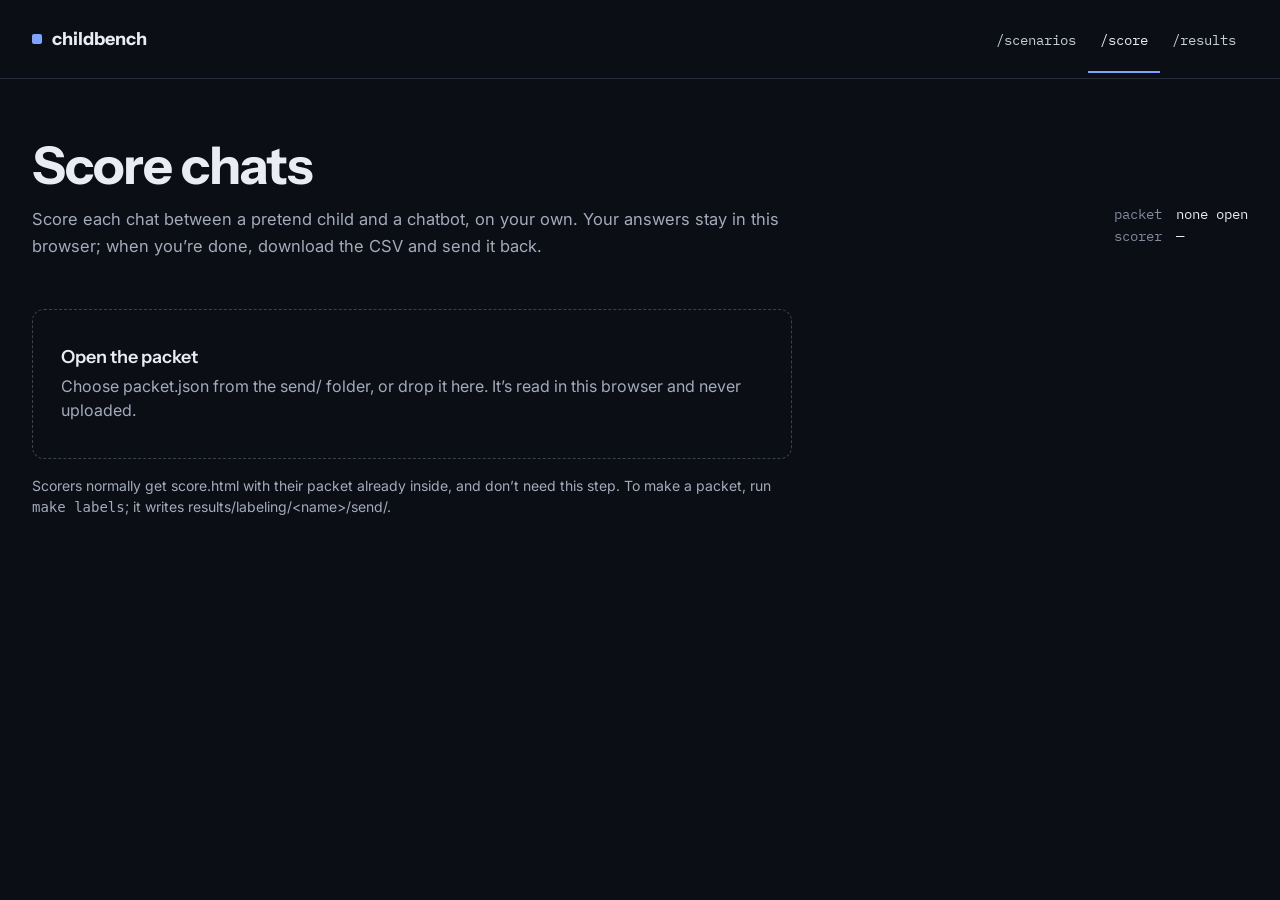
<file: site/score.html>
<!doctype html>
<html lang="en">
<head>
<meta charset="utf-8">
<meta name="viewport" content="width=device-width, initial-scale=1">
<title>Score chats · ChildBench</title>
<!-- Web fonts are a nicety: `make labels` drops them when it builds send/score.html, which must work offline. -->
<link rel="preconnect" href="https://fonts.googleapis.com">
<link rel="stylesheet" href="https://fonts.googleapis.com/css2?family=IBM+Plex+Mono:ital,wght@0,400;0,500;0,600;1,400&family=Inter:ital,wght@0,400;0,500;0,600;0,700;1,400&family=Instrument+Sans:wght@500;600;700&display=swap">
<link rel="stylesheet" href="assets/site.css">
</head>
<body data-page="score">
<!--
  The scoring page (RFC 0010, package F4; RFC 0003 "Human labels").
  It ships empty. `make labels` builds this page, its styles and score.js into one file, send/score.html,
  with the packet inside. Opened from the site, it asks for a packet.json instead. Either way nothing leaves
  the browser: answers are kept in this browser's storage and handed back as a CSV for `make import-labels`.
-->
<header class="site-head" id="site-head"></header>
<main class="wrap" id="score-app">
  <div class="page-top">
    <div>
      <h1>Score chats</h1>
      <p class="lede">Score each chat between a pretend child and a chatbot, on your own. Your answers stay in this browser; when you’re done, download the CSV and send it back.</p>
    </div>
    <dl class="meta" id="sc-meta"><dt>packet</dt><dd id="sc-packet-id">none open</dd><dt>scorer</dt><dd id="sc-scorer-id">—</dd></dl>
  </div>
  <noscript><p class="notice">This page needs JavaScript. If it’s blocked, score with the CSV sheet and packet_&lt;letter&gt;.md sent with it.</p></noscript>
  <div id="sc-root"></div>
</main>
<script src="assets/score.js" defer></script>
</body>
</html>
</file>
<file: site/assets/site.css>
/* ChildBench site, direction C (Instrument). Colors, sizes and fonts matched by eye to the design canvas. */
:root {
  --bg: #0b0e14;
  --panel: #131825;
  --panel-2: #1a2030;
  --line: #242a38;
  --text: #e9ecf4;
  --body: #a3abbb;
  --dim: #828a9b;
  --accent: #7ea3ff;
  --accent-ink: #0b0e14;
  --accent-soft: #1c2640;
  --gray-bar: #5c6579;
  --coral: #f08a6c;
  --coral-soft: #33201e;
  --amber: #f3b562;
  --amber-soft: #2a2218;
  --green: #72dfa2;
  --green-soft: #17291f;
  --kid: #f3d98b;
  --sans: "Inter", system-ui, sans-serif;
  --display: "Instrument Sans", "Inter", system-ui, sans-serif;
  --mono: "IBM Plex Mono", ui-monospace, Menlo, monospace;
}
* { box-sizing: border-box; }
html { background: var(--bg); }
body { margin: 0; background: var(--bg); color: var(--text); font: 16px/1.5 var(--sans); -webkit-font-smoothing: antialiased; }
a { color: var(--accent); }
a:hover { color: #a9c1ff; }
.wrap { width: 100%; max-width: 1304px; margin: 0 auto; padding: 0 32px; }
.mono { font-family: var(--mono); }
.dim { color: var(--dim); }
.body { color: var(--body); }
.amber { color: var(--amber); }
.small { font-size: 14px; }
.nowrap { white-space: nowrap; }

/* Header */
.site-head { border-bottom: 1px solid var(--line); }
.site-head .wrap { display: flex; align-items: center; justify-content: space-between; gap: 24px; flex-wrap: wrap; min-height: 78px; }
.logo { display: inline-flex; align-items: center; gap: 10px; color: var(--text); font: 700 18px var(--display); text-decoration: none; }
.logo::before { content: ""; width: 10px; height: 10px; border-radius: 2px; background: var(--accent); }
.logo:hover { color: var(--text); }
.nav { display: flex; flex-wrap: wrap; }
.nav a { padding: 25px 12px 22px; border-bottom: 2px solid transparent; color: #c6ccd8; font: 13.5px var(--mono); text-decoration: none; }
.nav a:hover { color: var(--text); }
.nav a[aria-current="page"] { border-bottom-color: var(--accent); color: var(--text); }

/* Type */
h1, h2, h3, h4 { margin: 0; font-family: var(--display); font-weight: 700; color: var(--text); }
h1 { font-size: 52px; line-height: 1.1; letter-spacing: -0.02em; }
h2 { font-size: 36px; line-height: 1.22; letter-spacing: -0.015em; }
h3 { font-size: 26px; line-height: 1.25; letter-spacing: -0.01em; }
h4 { font-size: 19px; line-height: 1.3; }
.lede { max-width: 780px; margin: 12px 0 0; color: var(--body); font-size: 16.5px; line-height: 1.65; }
.eyebrow { margin: 0 0 8px; color: var(--accent); font: 13.5px var(--mono); }
section { padding-top: 72px; }
main { padding-bottom: 80px; }
.page-top { padding-top: 58px; display: flex; justify-content: space-between; align-items: flex-end; gap: 32px; flex-wrap: wrap; }
.page-top > div:first-child { flex: 1 1 560px; }
.meta { display: grid; grid-template-columns: auto auto; gap: 1px 14px; font: 14px/1.5 var(--mono); }
.meta dt { color: var(--dim); }
.meta dd { margin: 0; }
.section-head { display: flex; justify-content: space-between; align-items: center; gap: 16px; flex-wrap: wrap; margin-bottom: 20px; }

/* Buttons */
.btn { display: inline-flex; align-items: center; min-height: 44px; padding: 8px 16px; border: 1px solid #343b4b; border-radius: 8px; background: transparent; color: var(--text); font: 500 15px var(--sans); text-decoration: none; cursor: pointer; }
.btn:hover { border-color: #566077; color: var(--text); }
.btn.on { border-color: var(--accent); background: var(--accent); color: var(--accent-ink); font-weight: 600; }
.btn.on:hover { color: var(--accent-ink); }
.btn.big { min-height: 52px; padding: 10px 22px; font-size: 17px; font-weight: 600; }
.btn.code { font: 13px var(--mono); }
.tabs { display: flex; flex-wrap: wrap; gap: 8px; }
#band-tabs .btn { padding: 8px 14px; }
.trust-grid { display: grid; grid-template-columns: 1.22fr 1fr; gap: 16px; margin-top: 28px; }

/* Cards */
.card { border: 1px solid var(--line); border-radius: 12px; padding: 22px; background: transparent; }
.card.raised { border-color: #1f2534; background: var(--panel); }
.card.dashed { border-style: dashed; }
.grid { display: grid; gap: 12px; }
.g2 { grid-template-columns: repeat(2, 1fr); }
.g3 { grid-template-columns: repeat(3, 1fr); }
.g4 { grid-template-columns: repeat(4, 1fr); }
.g5 { grid-template-columns: repeat(5, 1fr); }
.card p { margin: 8px 0 0; color: var(--body); font-size: 15px; line-height: 1.5; }
.card .tag-line { display: flex; justify-content: space-between; align-items: center; color: var(--dim); font: 13px var(--mono); }
.card b.lead { color: var(--text); font-weight: 600; }
.card h4 { margin-top: 10px; }

/* Pills */
.pill { display: inline-block; padding: 2px 8px; border-radius: 5px; background: #20252f; color: #b4bbc9; font: 12.5px var(--mono); white-space: nowrap; }
.pill.blue { background: var(--accent-soft); color: var(--accent); }
.pill.amber { background: var(--amber-soft); color: var(--amber); }
.pill.coral { background: var(--coral-soft); color: var(--coral); }
.pill.green { background: var(--green-soft); color: var(--green); }
.pill.big { padding: 4px 12px; font-size: 20px; }

/* Hero */
.hero { display: grid; grid-template-columns: 1fr 1fr; gap: 48px; padding-top: 64px; }
.hero h1 { font-size: 72px; line-height: 1.08; letter-spacing: -0.025em; }
.hero p.lede { max-width: 530px; margin-top: 20px; font-size: 18.5px; }
.hero .eyebrow { margin-bottom: 18px; }
.hero h1 { max-width: 560px; }
.hero .actions { display: flex; flex-wrap: wrap; gap: 12px; margin-top: 24px; }
.hero .also { display: inline-block; margin: 20px 8px 0; }
.term { border: 1px solid #252c3c; border-radius: 12px; background: var(--panel); font: 14px/27px var(--mono); }
.term header { display: flex; justify-content: space-between; gap: 12px; padding: 7px 16px; border-bottom: 1px solid var(--line); font-size: 13px; }
.term .lines { padding: 12px 16px; }
.term .ln { display: grid; grid-template-columns: 72px 1fr; }
.term .k { color: var(--dim); }
.term .kid { color: var(--kid); }
.term .ok { color: var(--green); }
.term .v { color: var(--accent); }
.cursor { display: inline-block; width: 9px; height: 16px; margin-left: 4px; vertical-align: -3px; background: var(--accent); animation: blink 1.1s steps(2) infinite; }
@keyframes blink { 50% { opacity: 0; } }
@media (prefers-reduced-motion: reduce) { .cursor { animation: none; } }

/* Tables */
.table-box { overflow-x: auto; border: 1px solid var(--line); border-radius: 12px; }
table { width: 100%; border-collapse: collapse; }
caption { padding: 14px 16px; border-bottom: 1px solid var(--line); color: var(--body); font-size: 14px; text-align: left; }
th { padding: 11px 16px; border-bottom: 1px solid var(--line); color: var(--dim); font: 400 12.5px/1.25 var(--mono); text-align: left; }
td { padding: 12px 16px; border-bottom: 1px solid #1a1f2b; font-size: 15px; vertical-align: middle; }
tr:last-child td { border-bottom: 0; }
td.id { color: #cdd2dd; font-family: var(--mono); font-size: 14px; white-space: nowrap; }
td.q { color: var(--body); }
.status-box { display: block; padding: 3px 10px; border: 1px dashed #3a4152; border-radius: 4px; color: var(--body); font: 12px/1.3 var(--mono); }

/* Leaderboard */
.notice { display: flex; gap: 12px; align-items: center; margin-top: 28px; padding: 11px 20px; border: 1px solid #4a3a22; border-radius: 8px; background: #17140f; color: var(--body); font-size: 15px; }
.notice::before { content: ""; flex: none; width: 8px; height: 8px; border-radius: 50%; background: var(--amber); }
.notice b { color: var(--text); }
.panel { margin-top: 32px; padding: 28px; border: 1px solid var(--line); border-radius: 16px; }
.panel-head { display: flex; justify-content: space-between; align-items: center; gap: 12px; flex-wrap: wrap; margin-bottom: 22px; }
.panel-head .title { display: flex; flex-wrap: wrap; align-items: baseline; gap: 12px; }
.legend { display: flex; justify-content: space-between; gap: 12px; flex-wrap: wrap; margin: 20px 0 16px; color: var(--body); font-size: 14px; }
.legend .keys { display: flex; gap: 18px; }
.swatch { display: inline-block; width: 12px; height: 12px; margin-right: 7px; border-radius: 2px; vertical-align: -1px; }
.row { display: grid; grid-template-columns: 110px 1fr 64px; gap: 16px; align-items: center; margin-bottom: 14px; }
.row b { font-family: var(--display); font-size: 17px; }
.row.thin { margin-bottom: 9px; font-size: 15px; }
.track { display: flex; height: 34px; overflow: hidden; border-radius: 3px; background: var(--panel); }
.thin .track { height: 16px; }
.seg { display: flex; align-items: center; justify-content: center; color: var(--accent-ink); font: 12px var(--mono); }
.row .val { color: var(--accent); font: 16px var(--mono); text-align: right; }
.row.thin .val { color: var(--text); font-size: 14px; }
.axis { position: relative; height: 26px; margin: 0 80px 0 126px; border-top: 1px solid var(--line); color: var(--dim); font: 12px var(--mono); }
.axis span { position: absolute; top: 5px; transform: translateX(-50%); }
.axis span:first-child { transform: none; }
.axis span:last-child { transform: translateX(-100%); }
.divide { margin: 28px 0 24px; border-top: 1px solid var(--line); }
.scatter-grid { display: grid; grid-template-columns: 1fr 280px; gap: 28px; margin-top: 20px; }
.plot-wrap { position: relative; padding: 0 0 50px 54px; }
.plot { position: relative; height: 400px; background: var(--panel); }
.plot .gx, .plot .gy { position: absolute; border: 0 dashed #2a3142; }
.plot .gx { top: 50%; left: 0; right: 0; border-top-width: 1px; }
.plot .gy { left: 50%; top: 0; bottom: 0; border-left-width: 1px; }
.corner { position: absolute; color: var(--body); font-size: 13px; }
.dot { position: absolute; display: flex; align-items: center; gap: 8px; transform: translate(-9px, -50%); font: 600 14px var(--display); white-space: nowrap; }
.dot::before { content: ""; width: 12px; height: 12px; border-radius: 50%; background: var(--accent); box-shadow: 0 0 0 4px #7ea3ff40; }
.tick-y, .tick-x { position: absolute; color: var(--dim); font: 12.5px var(--mono); }
.tick-y { left: 0; width: 44px; text-align: right; transform: translateY(-50%); }
.tick-x { bottom: 28px; transform: translateX(-50%); }
.plot-label { position: absolute; left: 54px; right: 0; bottom: 0; color: var(--body); font-size: 14px; text-align: center; }
.kv { display: flex; justify-content: space-between; gap: 12px; margin-top: 6px; font: 14px var(--mono); }
.cell-main { font: 15px var(--mono); text-align: center; }
.cell-sub { color: var(--dim); font: 12px/1.3 var(--mono); text-align: center; }
.vline { border-left: 1px solid var(--line); }
.facts { display: grid; grid-template-columns: repeat(2, 1fr); gap: 10px 24px; margin-top: 14px; }
.facts dt { color: var(--body); font-size: 13px; }
.facts dd { margin: 0; font: 14.5px/1.25 var(--mono); }
.kappa { margin-top: 12px; color: var(--dim); font: 500 28px var(--mono); }
.kappa span { margin-left: 8px; }

/* Scenarios */
.scn-grid { display: grid; grid-template-columns: 260px 1fr; gap: 32px; margin-top: 32px; }
.side-list { display: grid; gap: 0; margin: 8px 0 24px; }
.side-list button { display: flex; gap: 16px; align-items: center; min-height: 48px; padding: 0 12px; border: 0; border-radius: 8px; background: transparent; color: var(--text); font: 500 15px var(--sans); text-align: left; cursor: pointer; }
.side-list button:hover { background: var(--panel); }
.side-list button.on { background: var(--accent); color: var(--accent-ink); font-weight: 600; }
.side-list .tag { width: 18px; color: var(--dim); font: 13px var(--mono); }
.scn { margin-bottom: 16px; padding: 22px; border: 1px solid var(--line); border-radius: 12px; }
.scn-top { display: flex; flex-wrap: wrap; align-items: center; gap: 10px; color: var(--body); font-size: 14.5px; }
.scn-top b { color: var(--text); font: 600 15px var(--mono); }
.scn-top .content { margin-left: auto; color: var(--green); font: 12.5px var(--mono); }
.script { margin: 16px 0; padding: 10px 16px; border-radius: 6px; background: var(--panel); font: 14px/26px var(--mono); }
.script div { display: grid; grid-template-columns: 74px 1fr; color: var(--kid); }
.script span { color: var(--dim); }
.scn-facts { display: grid; grid-template-columns: 1fr 1fr; gap: 16px; padding-bottom: 16px; border-bottom: 1px solid var(--line); }
.scn-facts small { display: block; color: var(--dim); font: 12.5px var(--mono); }
.scn-foot { display: flex; justify-content: space-between; gap: 12px; flex-wrap: wrap; margin-top: 16px; color: var(--body); font-size: 14px; }
.scn-foot a { text-decoration: none; }

/* Transcript */
.crumbs { margin: 0 0 24px; color: var(--dim); font: 14px var(--mono); }
.crumbs b { color: var(--text); font-weight: 400; }
.note-box { margin-top: 24px; padding: 11px 16px; border: 1px solid var(--line); border-radius: 6px; color: var(--body); font-size: 14.5px; }
.note-box b { color: var(--text); }
.stat .label { color: var(--dim); font: 12.5px var(--mono); }
.stat .value { margin-top: 6px; font-size: 16px; line-height: 1.25; }
.stat .value.mono { font-size: 22px; }
.tr-grid { display: grid; grid-template-columns: 1fr 340px; gap: 20px; margin-top: 28px; align-items: start; }
.chat { display: flex; flex-direction: column; gap: 14px; margin-top: 12px; }
.bubble { max-width: 780px; padding: 10px 14px; border: 1px solid #222938; border-radius: 10px; background: #121723; font-size: 16px; line-height: 1.5; }
.bubble small { display: block; color: var(--kid); font: 12px var(--mono); }
.bubble.bot { align-self: flex-end; border-color: #30384d; background: #1a2030; }
.bubble.bot small { color: var(--accent); }
.bubble.kid { align-self: flex-start; }
.log { margin-top: 12px; padding: 12px 16px; border: 1px solid var(--line); border-radius: 6px; background: var(--panel); overflow-x: auto; font: 13px/21px var(--mono); }
.log div { display: grid; grid-template-columns: 58px 154px 54px auto; white-space: nowrap; }
.side-stack { display: grid; gap: 16px; }
.check-row { display: flex; justify-content: space-between; gap: 12px; margin-top: 7px; color: var(--body); font-size: 15px; }
.check-row span:last-child { color: var(--text); font-family: var(--mono); }

/* Method */
.source-key { margin: 6px 0 14px; color: var(--body); font: 12.5px/24px var(--mono); }
.source-key b { font-weight: 400; }
.rule-grid { display: grid; grid-template-columns: repeat(3, 1fr); column-gap: 24px; border-top: 1px solid var(--line); }
.rule-cell { display: grid; grid-template-columns: 56px 1fr auto; gap: 8px; padding: 12px 6px; border-bottom: 1px solid var(--line); font-size: 14.5px; line-height: 1.35; }
.rule-cell .rid { color: var(--dim); font: 14px var(--mono); }
.rule-cell .src { font: 12.5px var(--mono); white-space: nowrap; }
.src .paper, .src .dim-src { color: var(--accent); }
.src .scope { color: var(--green); }
.src .ext { color: var(--amber); }
.two { display: grid; grid-template-columns: 1fr 1fr; gap: 24px; }
ul.tight { margin: 12px 0 0; padding-left: 20px; color: var(--body); }
ul.tight li { margin-bottom: 10px; }
.related > div { padding: 10px 0; border-bottom: 1px solid var(--line); color: var(--body); font-size: 15px; }
.related b { color: var(--text); }
.related p { color: var(--body); font-size: 15px; }
.formula { margin-top: 8px; font: 15px var(--mono); }
.formula b { color: var(--accent); font-weight: 400; }
.cite { max-width: 890px; margin-top: 42px; }

/* Footer */
.site-foot { border-top: 1px solid var(--line); }
.site-foot .wrap { display: grid; grid-template-columns: 1fr auto; gap: 24px; padding-top: 32px; padding-bottom: 32px; }
.site-foot p { margin: 8px 0 0; max-width: 680px; color: var(--body); font-size: 15px; }
.site-foot .credits { font: 14px/26px var(--mono); }
.site-foot .credits a { display: block; margin-top: 12px; }

/* Narrow screens */
@media (max-width: 980px) {
  .hero, .tr-grid, .scatter-grid, .scn-grid, .two, .g2, .trust-grid { grid-template-columns: 1fr; }
  .g3, .g4, .g5, .rule-grid { grid-template-columns: repeat(2, 1fr); }
  .hero h1 { font-size: 56px; }
  .site-foot .wrap { grid-template-columns: 1fr; }
}
@media (max-width: 620px) {
  .wrap { padding: 0 18px; }
  .g3, .g4, .g5, .rule-grid, .facts, .scn-facts { grid-template-columns: 1fr; }
  h1, .hero h1 { font-size: 42px; }
  h2 { font-size: 28px; }
  .panel { padding: 18px; }
  .row { grid-template-columns: 76px 1fr 52px; gap: 8px; }
  .axis { margin: 0 60px 0 84px; }
  .nav a { padding: 8px; }
  .site-head .wrap { padding-top: 12px; padding-bottom: 8px; }
}

/* Data from site/data/ (RFC 0010, section 10) */
[hidden] { display: none !important; }   /* .tabs and .grid set display, which would beat the attribute */
.preview-banner { border-bottom: 1px solid #4a3a22; background: var(--amber-soft); color: var(--amber); font: 13.5px/1.4 var(--mono); }
.preview-banner .wrap { padding-top: 10px; padding-bottom: 10px; }
.bubble .txt { white-space: pre-wrap; overflow-wrap: anywhere; }
.row b, .row span { overflow-wrap: anywhere; }
.tabs a.btn { text-decoration: none; }
.tabs.links .btn { min-height: 36px; padding: 6px 12px; font-size: 14px; }
.tabs.links .label { align-self: center; color: var(--dim); font: 12.5px var(--mono); }

/* Rubric v1 (F3): batch tabs, case grid, scoring controls, DIM sheet, credits */
.batch-bar { display: flex; flex-wrap: wrap; gap: 12px; justify-content: space-between; align-items: center; margin-top: 28px; }
.batch-bar .btn .mono { margin-left: 8px; opacity: .75; }
.custom-banner { margin-top: 16px; padding: 11px 16px; border: 1px solid #4a3a22; border-radius: 8px; background: var(--amber-soft); color: var(--amber); font-size: 14.5px; }
.custom-banner b { color: var(--amber); }
.grid-tools { display: flex; flex-wrap: wrap; gap: 10px 14px; align-items: center; margin: 4px 0 16px; }
.grid-tools .btn, #source-tabs .btn { min-height: 36px; padding: 6px 12px; font-size: 14px; }
.lvl { display: inline-block; min-width: 22px; padding: 1px 5px; border-radius: 4px; background: #20252f; color: var(--body); font: 600 13px var(--mono); text-align: center; }
.lvl.l2 { background: var(--green-soft); color: var(--green); }
.lvl.l1 { background: var(--amber-soft); color: var(--amber); }
.lvl.l0 { background: var(--coral-soft); color: var(--coral); }
.lvl.split { background: #2c2440; color: #c9b5ff; }
.legend .keys .lvl { margin-right: 4px; }
.case-grid th, .case-grid td { padding: 10px 12px; vertical-align: top; }
.case-grid thead th { color: var(--text); font: 600 14px var(--sans); }
.case-grid th.grp { color: var(--dim); font: 400 12.5px var(--mono); border-bottom: 0; }
.case-row { min-width: 150px; color: var(--text); font: 14px var(--sans); }
.case-td { min-width: 168px; }
.case-td.muted { opacity: .5; }
.case-td.flag { background: #1a1d2a; }
.case-grid .vline { border-left: 1px solid var(--line); }
.case { display: flex; flex-direction: column; gap: 6px; color: var(--text); text-decoration: none; }
.case:hover .case-total { color: var(--accent); }
.doms { display: flex; gap: 6px; flex-wrap: wrap; }
.dom { display: inline-flex; align-items: center; gap: 3px; }
.dom i { color: var(--dim); font: normal 11px var(--mono); }
.lvl-pair { display: inline-flex; align-items: center; gap: 3px; }
.lvl-pair small, .case-line small { color: #c9b5ff; font: 11px var(--mono); }
.case-line { display: flex; flex-wrap: wrap; gap: 6px; align-items: center; }
.case-total { font: 600 16px var(--mono); }
.tag { display: inline-block; padding: 1px 6px; border-radius: 4px; background: #20252f; color: var(--body); font: 11.5px var(--mono); }
.tag.coral { background: var(--coral-soft); color: var(--coral); }
.case-grid tfoot td, .case-grid tfoot th { border-top: 1px solid var(--line); color: var(--body); line-height: 1.45; }
.controls-grid { display: grid; grid-template-columns: minmax(260px, 1fr) 2.4fr; gap: 16px; align-items: start; }
.controls-grid td { padding: 8px 12px; }
.controls-grid input[type="number"] { width: 72px; padding: 6px 8px; border: 1px solid #343b4b; border-radius: 6px; background: var(--panel); color: var(--text); font: 13px var(--mono); }
.controls-grid select { padding: 6px 8px; border: 1px solid #343b4b; border-radius: 6px; background: var(--panel); color: var(--text); font: 12.5px var(--mono); }
.controls-grid input[type="checkbox"] { width: 18px; height: 18px; accent-color: var(--accent); }
.lb-facts { grid-template-columns: repeat(3, 1fr); margin-top: 28px; }
.badge-row { display: flex; flex-wrap: wrap; gap: 6px; align-items: center; }
.credit { margin-top: 10px; color: var(--body); font-size: 13px; line-height: 1.45; }
.scn .note-box { margin-top: 12px; font-size: 13.5px; }
.bubble.care { align-self: stretch; border: 1px dashed var(--line); background: transparent; }
.dim-table td.q { font-size: 13.5px; }
@media (max-width: 900px) { .controls-grid, .lb-facts { grid-template-columns: 1fr; } }
.rule-grid.v1 { grid-template-columns: repeat(2, minmax(0, 1fr)); }
.rule-grid.v1 .rule-cell { grid-template-columns: 132px minmax(0, 1fr); }
.rule-grid.v1 .rid { overflow-wrap: anywhere; }
.rule-grid.v1 .src { grid-column: 2; white-space: normal; }
@media (max-width: 760px) { .rule-grid.v1 { grid-template-columns: 1fr; } }

/* Scoring page (F4): site/score.html, also built into each packet's send/score.html */
.sc-step { max-width: 760px; padding-top: 32px; }
.sc-step h3 { margin-bottom: 8px; }
.sc-step .tabs { margin-top: 16px; }
.sc-file { position: absolute; width: 1px; height: 1px; opacity: 0; pointer-events: none; }
.sc-drop { display: grid; gap: 6px; margin: 16px 0; padding: 36px 28px; border: 1px dashed #3a4152; border-radius: 12px; cursor: pointer; }
.sc-drop:hover, .sc-drop.over, .sc-file:focus-visible + .sc-drop { border-color: var(--accent); background: var(--accent-soft); }
.sc-drop b { font: 600 18px var(--display); }
.sc-count { margin-left: 10px; font-size: 13px; font-weight: 400; opacity: .75; }
.sc-confirm { margin-top: 20px; padding: 18px 20px; border: 1px solid var(--line); border-radius: 12px; background: var(--panel); }
.sc-confirm p { margin: 0; }
.sc-error { margin-top: 20px; padding: 14px 18px; border: 1px solid #5a2e26; border-radius: 8px; background: var(--coral-soft); color: var(--text); }
.sc-error b { color: var(--coral); }
.sc-error ul { margin: 6px 0 0; padding-left: 20px; color: var(--body); }
.sc-bar { position: sticky; top: 0; z-index: 2; display: flex; flex-wrap: wrap; gap: 14px 24px; justify-content: space-between; align-items: center; margin-top: 28px; padding: 14px 0; border-bottom: 1px solid var(--line); background: var(--bg); }
.sc-bar .tabs .btn { min-height: 38px; padding: 6px 14px; font-size: 14.5px; }
.sc-track { width: 260px; height: 6px; margin: 8px 0 6px; }
.sc-track .seg { transition: width .2s; }
.sc-flash { margin-top: 16px; }
.sc-flash.ok { border-color: #234a33; background: var(--green-soft); }
.sc-flash.ok::before { background: var(--green); }
.sc-strip { display: flex; flex-wrap: wrap; gap: 6px; margin-top: 18px; }
.sc-dot { min-width: 34px; height: 30px; padding: 0 6px; border: 1px solid #343b4b; border-radius: 6px; background: transparent; color: var(--body); font: 12.5px var(--mono); cursor: pointer; }
.sc-dot.part { border-color: #5c4a2a; background: var(--amber-soft); color: var(--amber); }
.sc-dot.done { border-color: #234a33; background: var(--green-soft); color: var(--green); }
.sc-dot.cur { outline: 2px solid var(--accent); outline-offset: 1px; color: var(--text); }
.sc-grid { display: grid; grid-template-columns: minmax(0, 1.1fr) minmax(360px, 1fr); gap: 28px; margin-top: 22px; align-items: start; }
.sc-chat-head { display: flex; justify-content: space-between; align-items: baseline; gap: 12px; }
.sc-chat-col { padding-top: 0; }
.sc-facts { grid-template-columns: max-content 1fr; gap: 4px 16px; margin-top: 10px; }
.sc-guidance { margin-top: 14px; padding: 14px 18px; }
.sc-guidance p { margin: 6px 0 0; color: var(--body); font-size: 14.5px; }
.sc-chat-col .bubble { max-width: 92%; }
.bubble.sc-late { opacity: .7; }
.sc-q-col { position: sticky; top: 112px; max-height: calc(100vh - 128px); overflow-y: auto; padding: 18px 20px; border: 1px solid var(--line); border-radius: 12px; background: var(--panel); }
.sc-q-head { display: flex; justify-content: space-between; align-items: baseline; }
.sc-instr { margin: 6px 0 0; }
.sc-group { margin-top: 18px; }
.sc-group-head { margin-bottom: 8px; color: var(--accent); font-size: 12.5px; }
.sc-q { margin: 0 0 10px; padding: 10px 12px 8px; border: 1px solid var(--line); border-radius: 8px; }
.sc-q.missing { border-color: #6b5228; background: var(--amber-soft); }
.sc-q legend { float: left; width: 100%; padding: 0; font-size: 14.5px; line-height: 1.4; }   /* inside the box, not on its border */
.sc-q legend + * { clear: both; }
.sc-qid { margin-right: 4px; color: var(--accent); font-size: 12.5px; }
.sc-opts { display: grid; gap: 2px; padding-top: 6px; }
.sc-opts.rule { grid-template-columns: repeat(auto-fit, minmax(96px, 1fr)); }
.sc-opt { display: grid; grid-template-columns: 18px auto 1fr; gap: 8px; align-items: baseline; padding: 4px 6px; border-radius: 6px; font-size: 14px; cursor: pointer; }
.sc-opt:hover { background: var(--panel-2); }
.sc-opt input { margin: 0; accent-color: var(--accent); }
.sc-opt:has(input:checked) { background: var(--accent-soft); color: var(--text); }
.sc-val { color: var(--text); font-size: 13px; }
.sc-mean { color: var(--body); }
.sc-opts.rule .sc-mean { grid-column: 2 / -1; font-size: 12.5px; }
.sc-hint { margin-top: 4px; color: var(--body); font-size: 13.5px; }
.sc-hint summary { color: var(--dim); font: 12.5px var(--mono); cursor: pointer; }
.sc-hint p { margin: 4px 0 2px; }
.sc-note { display: grid; gap: 6px; margin-top: 14px; }
.sc-note textarea { width: 100%; padding: 8px 10px; border: 1px solid #343b4b; border-radius: 6px; background: var(--bg); color: var(--text); font: 14px/1.45 var(--sans); resize: vertical; }
.sc-nav { display: flex; justify-content: space-between; align-items: center; gap: 12px; margin-top: 28px; }
.sc-nav .btn[disabled] { opacity: .4; cursor: default; }
.sc-dialog { width: min(860px, 94vw); max-height: 88vh; padding: 0 28px 28px; border: 1px solid var(--line); border-radius: 14px; background: var(--bg); color: var(--text); }
.sc-dialog::backdrop { background: rgba(5, 7, 12, .75); }
.sc-dialog-head { position: sticky; top: 0; display: flex; justify-content: space-between; align-items: center; padding: 20px 0 12px; border-bottom: 1px solid var(--line); background: var(--bg); }
.sc-how { padding-left: 20px; }
.sc-how li { margin-bottom: 4px; }
.sc-guide-sec { padding-top: 24px; }
.sc-guide-q { margin-top: 14px; }
.sc-guide-q p { margin: 4px 0; }
.sc-guide-q ul { margin: 4px 0; padding-left: 20px; font-size: 14.5px; }
@media (max-width: 980px) {
  .sc-grid { grid-template-columns: 1fr; }
  .sc-q-col { position: static; max-height: none; }
  .sc-bar { position: static; }
}
</file>
